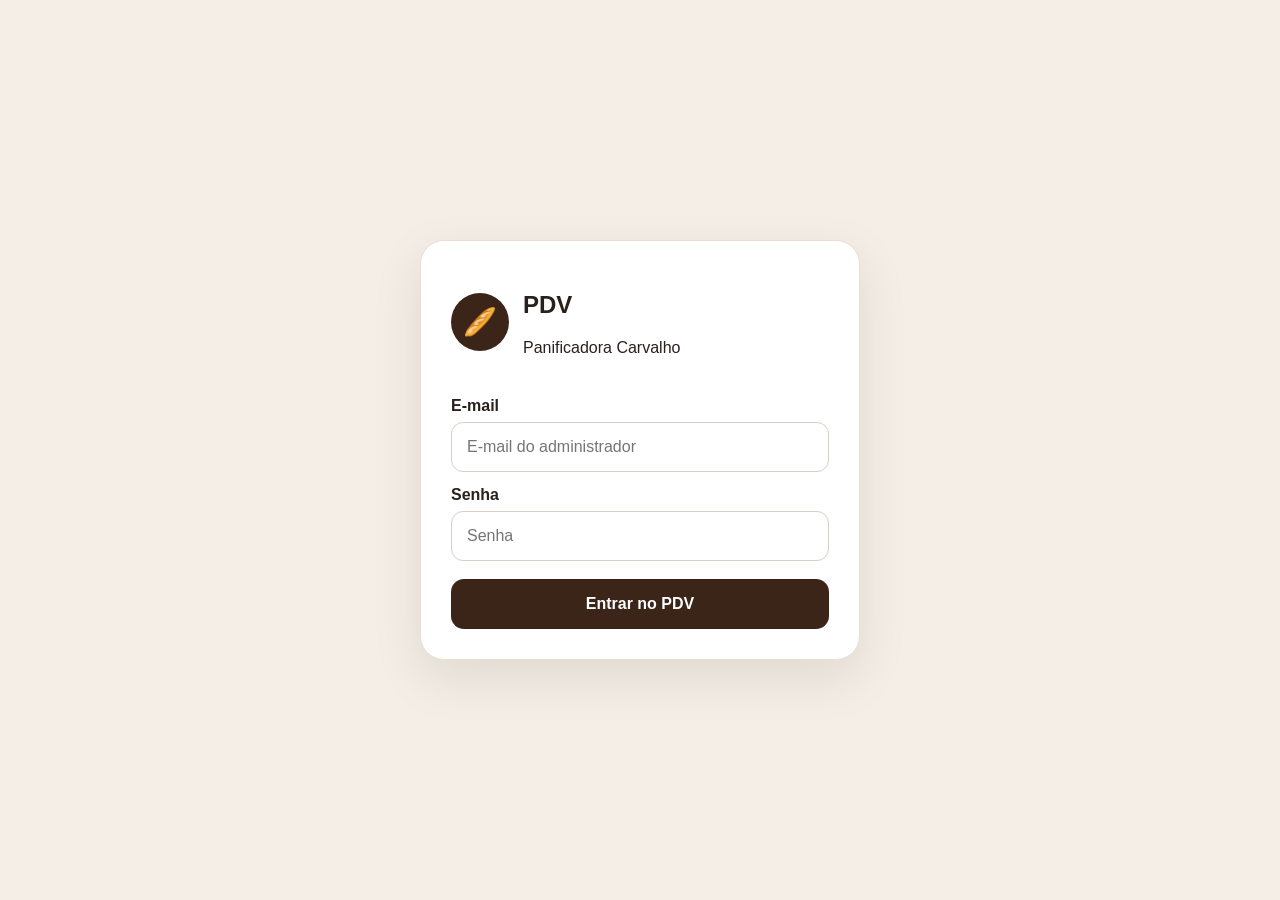
<file: pdv/index.html>
<!doctype html>
<html lang="pt-BR">
<head>
  <meta charset="utf-8">
  <meta name="viewport" content="width=device-width, initial-scale=1, viewport-fit=cover">
  <meta name="theme-color" content="#3b2418">
  <title>PDV • Panificadora Carvalho</title>
  <link rel="stylesheet" href="./pdv.css">
</head>
<body>
  <div id="app"></div>

  <script src="./pdv.js"></script>
</body>
</html>
</file>
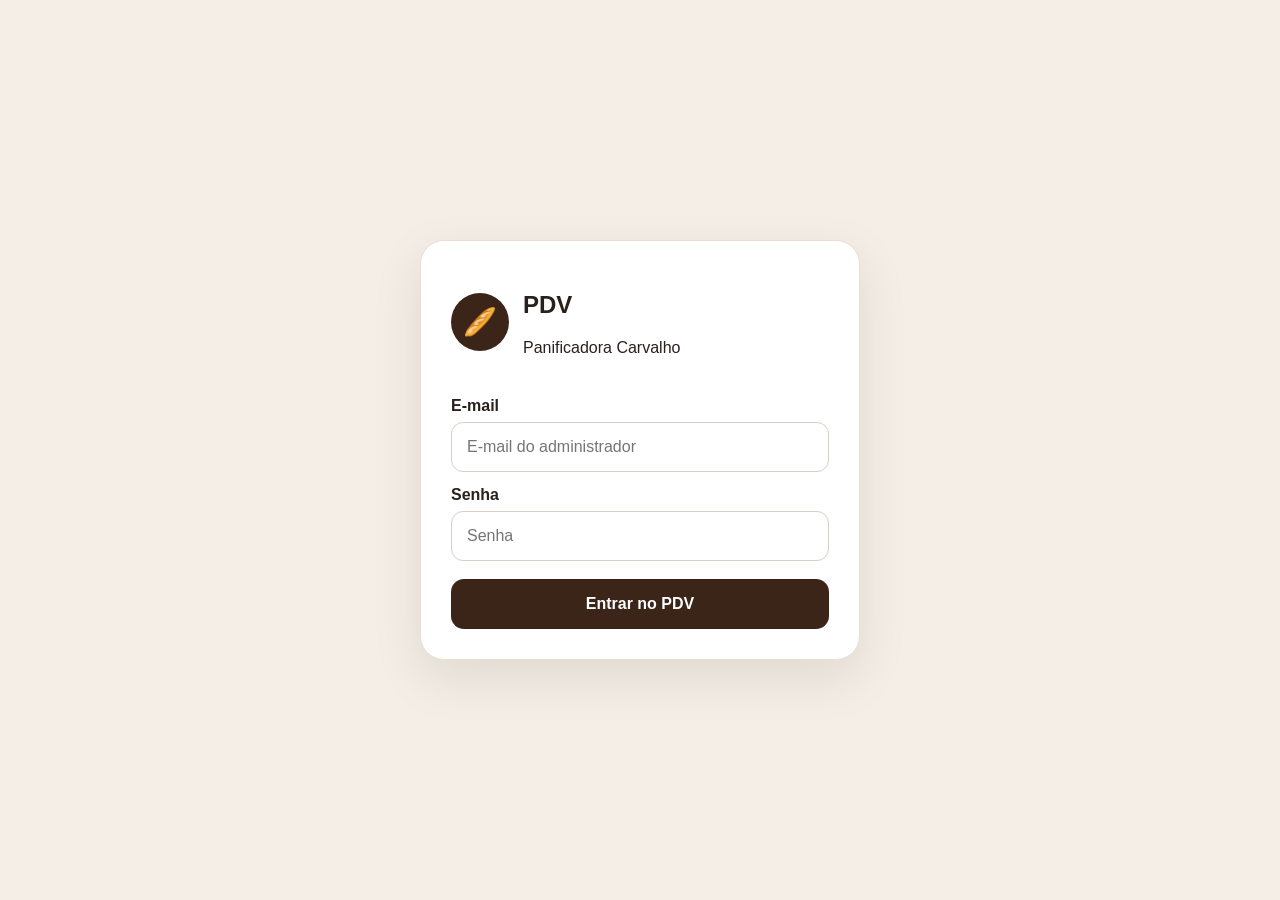
<file: frontend/public/pdv/index.html>
<!doctype html>
<html lang="pt-BR">

<head>

  <meta charset="utf-8">

  <meta
    name="viewport"
    content="width=device-width, initial-scale=1, viewport-fit=cover"
  >

  <meta
    name="theme-color"
    content="#3b2418"
  >

  <meta
    name="apple-mobile-web-app-capable"
    content="yes"
  >

  <meta
    name="apple-mobile-web-app-status-bar-style"
    content="black-translucent"
  >

  <meta
    name="apple-mobile-web-app-title"
    content="PDV Carvalho"
  >

  <meta
    name="mobile-web-app-capable"
    content="yes"
  >

  <link
    rel="manifest"
    href="./manifest.json"
  >

  <link
    rel="icon"
    type="image/svg+xml"
    href="./icon.svg"
  >

  <link
    rel="apple-touch-icon"
    href="./icon.svg"
  >

  <link
    rel="stylesheet"
    href="./pdv.css"
  >

  <title>
    PDV Panificadora Carvalho
  </title>

</head>


<body>

  <div id="app"></div>


  <script src="./pdv.js"></script>

</body>

</html>
</file>
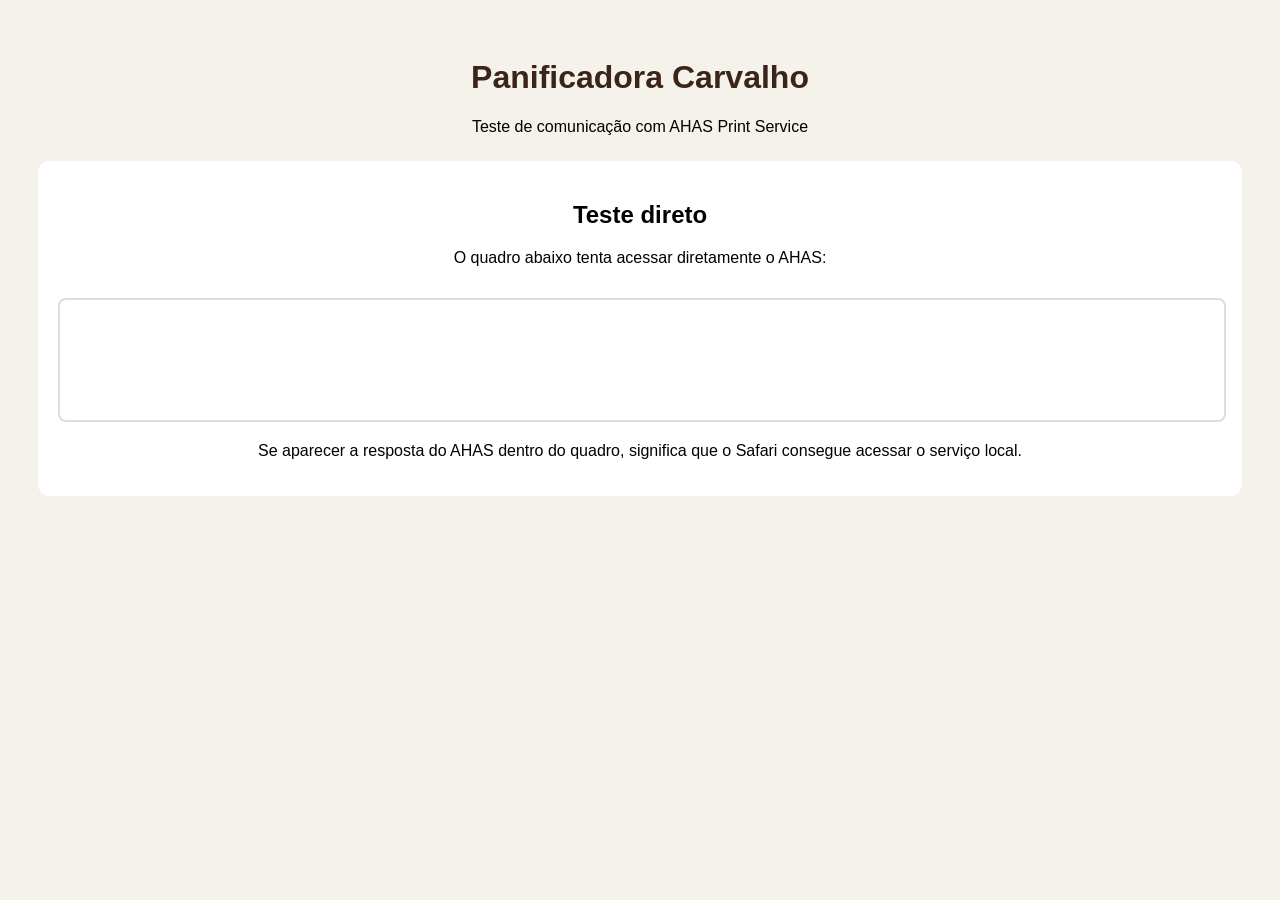
<file: frontend/public/pdv/teste-ahas.html>
<!DOCTYPE html>
<html lang="pt-BR">
<head>
  <meta charset="UTF-8">
  <meta name="viewport" content="width=device-width, initial-scale=1.0">
  <title>Teste AHAS - Panificadora Carvalho</title>

  <style>
    body {
      font-family: Arial, sans-serif;
      background: #f5f1eb;
      padding: 30px;
      text-align: center;
    }

    h1 {
      color: #3b2418;
    }

    .box {
      background: white;
      padding: 20px;
      border-radius: 12px;
      margin-top: 25px;
    }

    iframe {
      width: 100%;
      height: 120px;
      border: 2px solid #ddd;
      border-radius: 8px;
      margin-top: 15px;
    }
  </style>
</head>

<body>

  <h1>Panificadora Carvalho</h1>

  <p>Teste de comunicação com AHAS Print Service</p>

  <div class="box">
    <h2>Teste direto</h2>

    <p>
      O quadro abaixo tenta acessar diretamente o AHAS:
    </p>

    <iframe
      src="http://localhost:8765/health"
      title="Teste AHAS">
    </iframe>

    <p>
      Se aparecer a resposta do AHAS dentro do quadro,
      significa que o Safari consegue acessar o serviço local.
    </p>
  </div>

</body>
</html>
</file>
<file: pdv/pdv.css>
:root{
  --brown:#3b2418;
  --brown2:#5b3825;
  --cream:#fffaf2;
  --paper:#fff;
  --gold:#c8752c;
  --line:#eadfd2;
  --muted:#776b62;
  --danger:#b33b32;
}

*{
  box-sizing:border-box;
}

html,
body,
#app{
  margin:0;
  min-height:100%;
  font-family:-apple-system,BlinkMacSystemFont,"Segoe UI",Arial,sans-serif;
  background:#f4eee7;
  color:#2b211c;
}

button,
input,
select,
textarea{
  font:inherit;
}

button{
  cursor:pointer;
}

body{
  min-height:100vh;
}

.login-wrap{
  min-height:100vh;
  display:grid;
  place-items:center;
  padding:24px;
}

.login-card{
  width:min(440px,100%);
  background:#fff;
  border:1px solid var(--line);
  border-radius:24px;
  padding:30px;
  box-shadow:0 18px 50px #3b24181a;
}

.logo-title{
  display:flex;
  align-items:center;
  gap:14px;
  margin-bottom:24px;
}

.logo-title .mark{
  width:58px;
  height:58px;
  border-radius:50%;
  background:var(--brown);
  display:grid;
  place-items:center;
  color:#fff;
  font-size:27px;
}

.login-card label{
  display:block;
  font-weight:700;
  margin:14px 0 7px;
}

.login-card input{
  width:100%;
  padding:15px;
  border:1px solid #d9cec4;
  border-radius:12px;
  background:#fff;
}

.primary{
  width:100%;
  border:0;
  border-radius:13px;
  padding:16px;
  background:var(--brown);
  color:#fff;
  font-weight:800;
  margin-top:18px;
}

.error{
  background:#fff0ef;
  color:#9b2e27;
  padding:12px;
  border-radius:10px;
  margin-top:14px;
}

.pdv{
  min-height:100vh;
}

.topbar{
  height:72px;
  background:var(--brown);
  color:#fff;
  display:flex;
  align-items:center;
  justify-content:space-between;
  padding:0 18px;
  position:sticky;
  top:0;
  z-index:20;
}

.brand{
  display:flex;
  align-items:center;
  gap:12px;
  font-weight:900;
}

.brand-mark{
  width:42px;
  height:42px;
  border-radius:50%;
  background:#fff;
  color:var(--brown);
  display:grid;
  place-items:center;
}

.top-actions{
  display:flex;
  align-items:center;
  gap:10px;
}

.top-actions button{
  border:1px solid #ffffff40;
  background:#ffffff12;
  color:#fff;
  border-radius:10px;
  padding:10px 13px;
}

.status{
  font-size:13px;
  padding:8px 10px;
  border-radius:999px;
  background:#ffffff18;
}

.status.open{
  background:#2f9e5b;
}

.status.closed{
  background:#9d3d36;
}

.workspace{
  display:grid;
  grid-template-columns:minmax(0,1fr) minmax(350px,420px);
  min-height:calc(100vh - 72px);
}

.catalog{
  padding:18px;
  min-width:0;
}

.toolbar{
  display:flex;
  gap:10px;
  align-items:center;
  margin-bottom:14px;
}

.search{
  flex:1;
  padding:14px 16px;
  border:1px solid var(--line);
  border-radius:14px;
  background:#fff;
  outline:none;
}

.categories{
  display:flex;
  gap:8px;
  overflow:auto;
  padding-bottom:10px;
  margin-bottom:10px;
  -webkit-overflow-scrolling:touch;
}

.cat{
  white-space:nowrap;
  border:1px solid var(--line);
  background:#fff;
  border-radius:999px;
  padding:11px 15px;
}

.cat.active{
  background:var(--brown);
  color:#fff;
  border-color:var(--brown);
}

.products{
  display:grid;
  grid-template-columns:repeat(auto-fill,minmax(170px,1fr));
  gap:12px;
}

.product{
  background:#fff;
  border:1px solid var(--line);
  border-radius:17px;
  padding:14px;
  display:flex;
  flex-direction:column;
  min-height:150px;
  box-shadow:0 5px 18px #3b24180b;
}

.product h3{
  font-size:16px;
  margin:0 0 7px;
}

.product p{
  font-size:12px;
  color:var(--muted);
  min-height:31px;
  margin-bottom:10px;
}

.price{
  font-size:18px;
  font-weight:900;
  margin-top:auto;
}

.product button{
  width:100%;
  border:0;
  background:var(--gold);
  color:#fff;
  border-radius:11px;
  padding:12px;
  font-weight:800;
  margin-top:9px;
}

.product button:disabled{
  background:#c7bdb5;
  cursor:not-allowed;
}

.cart-panel{
  background:#fff;
  border-left:1px solid var(--line);
  display:flex;
  flex-direction:column;
  position:sticky;
  top:72px;
  height:calc(100vh - 72px);
}

.cart-head{
  padding:18px;
  border-bottom:1px solid var(--line);
  display:flex;
  justify-content:space-between;
  align-items:center;
}

.cart-items{
  padding:12px 16px;
  overflow:auto;
  flex:1;
}

.empty{
  text-align:center;
  color:var(--muted);
  padding:45px 15px;
}

.cart-item{
  padding:12px 0;
  border-bottom:1px solid #eee;
  display:grid;
  grid-template-columns:1fr auto;
  gap:8px;
}

.cart-name{
  font-weight:800;
}

.cart-sub{
  font-size:12px;
  color:var(--muted);
  margin-top:3px;
}

.qty{
  display:flex;
  align-items:center;
  gap:7px;
  margin-top:8px;
}

.qty button{
  width:34px;
  height:34px;
  border:1px solid var(--line);
  background:#fff;
  border-radius:9px;
}

.remove{
  border:0;
  background:none;
  color:var(--danger);
  font-size:12px;
  padding:0;
}

.cart-foot{
  border-top:1px solid var(--line);
  padding:16px;
}

.total{
  display:flex;
  justify-content:space-between;
  font-size:21px;
  font-weight:900;
  margin-bottom:12px;
}

.checkout{
  width:100%;
  border:0;
  border-radius:13px;
  padding:15px;
  background:var(--brown);
  color:#fff;
  font-weight:900;
}

.checkout:disabled{
  background:#bdb3ab;
}

.quick{
  display:grid;
  grid-template-columns:1fr 1fr;
  gap:8px;
  margin-top:8px;
}

.quick button{
  border:1px solid var(--line);
  background:#fff;
  border-radius:11px;
  padding:11px;
  font-weight:700;
}

.modal-back{
  position:fixed;
  inset:0;
  background:#0008;
  z-index:50;
  display:grid;
  place-items:center;
  padding:18px;
}

.modal{
  width:min(620px,100%);
  max-height:90vh;
  overflow:auto;
  background:#fff;
  border-radius:20px;
  padding:22px;
}

.modal-head{
  display:flex;
  justify-content:space-between;
  align-items:center;
}

.close{
  border:0;
  background:#eee;
  border-radius:50%;
  width:38px;
  height:38px;
}

.form-grid{
  display:grid;
  grid-template-columns:1fr 1fr;
  gap:12px;
}

.form-grid label{
  font-weight:700;
  font-size:13px;
}

.form-grid input,
.form-grid select,
.form-grid textarea{
  width:100%;
  margin-top:6px;
  padding:12px;
  border:1px solid var(--line);
  border-radius:10px;
}

.form-grid .full{
  grid-column:1/-1;
}

.payment{
  display:grid;
  grid-template-columns:repeat(3,1fr);
  gap:8px;
  margin-top:6px;
}

.payment button{
  padding:11px;
  border:1px solid var(--line);
  background:#fff;
  border-radius:10px;
}

.payment button.active{
  background:var(--brown);
  color:#fff;
}

.change{
  background:#faf4ed;
  border-radius:12px;
  padding:12px;
  margin-top:10px;
}

.sales{
  margin-top:16px;
  background:#fff;
  border:1px solid var(--line);
  border-radius:16px;
  padding:14px;
}

.sale-row{
  display:flex;
  justify-content:space-between;
  padding:9px 0;
  border-bottom:1px solid #eee;
  font-size:13px;
}

.sale-row:last-child{
  border-bottom:0;
}

@media(max-width:900px){

  .workspace{
    grid-template-columns:1fr;
  }

  .cart-panel{
    position:fixed;
    right:0;
    bottom:0;
    top:auto;
    width:min(440px,100%);
    height:min(72vh,620px);
    z-index:30;
    border-left:1px solid var(--line);
    border-top:1px solid var(--line);
    box-shadow:0 -15px 45px #0002;
  }

  .products{
    grid-template-columns:repeat(2,minmax(0,1fr));
  }
}

@media(max-width:520px){

  .topbar{
    padding:0 10px;
  }

  .brand span{
    display:none;
  }

  .catalog{
    padding:10px;
  }

  .products{
    gap:8px;
  }

  .product{
    padding:11px;
  }

  .form-grid{
    grid-template-columns:1fr;
  }

  .form-grid .full{
    grid-column:auto;
  }

  .payment{
    grid-template-columns:1fr;
  }
}
</file>
<file: frontend/public/pdv/pdv.css>
:root{
  --brown:#3b2418;
  --brown2:#5b3825;
  --cream:#fffaf2;
  --paper:#fff;
  --gold:#c8752c;
  --line:#eadfd2;
  --muted:#776b62;
  --danger:#b33b32;
}

*{
  box-sizing:border-box;
}

html,
body,
#app{
  margin:0;
  min-height:100%;
  font-family:-apple-system,BlinkMacSystemFont,"Segoe UI",Arial,sans-serif;
  background:#f4eee7;
  color:#2b211c;
}

button,
input,
select,
textarea{
  font:inherit;
}

button{
  cursor:pointer;
}

body{
  min-height:100vh;
}

.login-wrap{
  min-height:100vh;
  display:grid;
  place-items:center;
  padding:24px;
}

.login-card{
  width:min(440px,100%);
  background:#fff;
  border:1px solid var(--line);
  border-radius:24px;
  padding:30px;
  box-shadow:0 18px 50px #3b24181a;
}

.logo-title{
  display:flex;
  align-items:center;
  gap:14px;
  margin-bottom:24px;
}

.logo-title .mark{
  width:58px;
  height:58px;
  border-radius:50%;
  background:var(--brown);
  display:grid;
  place-items:center;
  color:#fff;
  font-size:27px;
}

.login-card label{
  display:block;
  font-weight:700;
  margin:14px 0 7px;
}

.login-card input{
  width:100%;
  padding:15px;
  border:1px solid #d9cec4;
  border-radius:12px;
  background:#fff;
}

.primary{
  width:100%;
  border:0;
  border-radius:13px;
  padding:16px;
  background:var(--brown);
  color:#fff;
  font-weight:800;
  margin-top:18px;
}

.error{
  background:#fff0ef;
  color:#9b2e27;
  padding:12px;
  border-radius:10px;
  margin-top:14px;
}

.pdv{
  min-height:100vh;
}

.topbar{
  height:72px;
  background:var(--brown);
  color:#fff;
  display:flex;
  align-items:center;
  justify-content:space-between;
  padding:0 18px;
  position:sticky;
  top:0;
  z-index:20;
}

.brand{
  display:flex;
  align-items:center;
  gap:12px;
  font-weight:900;
}

.brand-mark{
  width:42px;
  height:42px;
  border-radius:50%;
  background:#fff;
  color:var(--brown);
  display:grid;
  place-items:center;
}

.top-actions{
  display:flex;
  align-items:center;
  gap:10px;
}

.top-actions button{
  border:1px solid #ffffff40;
  background:#ffffff12;
  color:#fff;
  border-radius:10px;
  padding:10px 13px;
}

.status{
  font-size:13px;
  padding:8px 10px;
  border-radius:999px;
  background:#ffffff18;
}

.status.open{
  background:#2f9e5b;
}

.status.closed{
  background:#9d3d36;
}

.workspace{
  display:grid;
  grid-template-columns:minmax(0,1fr) minmax(350px,420px);
  min-height:calc(100vh - 72px);
}

.catalog{
  padding:18px;
  min-width:0;
}

.toolbar{
  display:flex;
  gap:10px;
  align-items:center;
  margin-bottom:14px;
}

.search{
  flex:1;
  padding:14px 16px;
  border:1px solid var(--line);
  border-radius:14px;
  background:#fff;
  outline:none;
}

.categories{
  display:flex;
  gap:8px;
  overflow:auto;
  padding-bottom:10px;
  margin-bottom:10px;
  -webkit-overflow-scrolling:touch;
}

.cat{
  white-space:nowrap;
  border:1px solid var(--line);
  background:#fff;
  border-radius:999px;
  padding:11px 15px;
}

.cat.active{
  background:var(--brown);
  color:#fff;
  border-color:var(--brown);
}

.products{
  display:grid;
  grid-template-columns:repeat(auto-fill,minmax(170px,1fr));
  gap:12px;
}

.product{
  background:#fff;
  border:1px solid var(--line);
  border-radius:17px;
  padding:14px;
  display:flex;
  flex-direction:column;
  min-height:150px;
  box-shadow:0 5px 18px #3b24180b;
}

.product h3{
  font-size:16px;
  margin:0 0 7px;
}

.product p{
  font-size:12px;
  color:var(--muted);
  min-height:31px;
  margin-bottom:10px;
}

.price{
  font-size:18px;
  font-weight:900;
  margin-top:auto;
}

.product button{
  width:100%;
  border:0;
  background:var(--gold);
  color:#fff;
  border-radius:11px;
  padding:12px;
  font-weight:800;
  margin-top:9px;
}

.product button:disabled{
  background:#c7bdb5;
  cursor:not-allowed;
}

.cart-panel{
  background:#fff;
  border-left:1px solid var(--line);
  display:flex;
  flex-direction:column;
  position:sticky;
  top:72px;
  height:calc(100vh - 72px);
}

.cart-head{
  padding:18px;
  border-bottom:1px solid var(--line);
  display:flex;
  justify-content:space-between;
  align-items:center;
}

.cart-items{
  padding:12px 16px;
  overflow:auto;
  flex:1;
}

.empty{
  text-align:center;
  color:var(--muted);
  padding:45px 15px;
}

.cart-item{
  padding:12px 0;
  border-bottom:1px solid #eee;
  display:grid;
  grid-template-columns:1fr auto;
  gap:8px;
}

.cart-name{
  font-weight:800;
}

.cart-sub{
  font-size:12px;
  color:var(--muted);
  margin-top:3px;
}

.qty{
  display:flex;
  align-items:center;
  gap:7px;
  margin-top:8px;
}

.qty button{
  width:34px;
  height:34px;
  border:1px solid var(--line);
  background:#fff;
  border-radius:9px;
}

.remove{
  border:0;
  background:none;
  color:var(--danger);
  font-size:12px;
  padding:0;
}

.cart-foot{
  border-top:1px solid var(--line);
  padding:16px;
}

.total{
  display:flex;
  justify-content:space-between;
  font-size:21px;
  font-weight:900;
  margin-bottom:12px;
}

.checkout{
  width:100%;
  border:0;
  border-radius:13px;
  padding:15px;
  background:var(--brown);
  color:#fff;
  font-weight:900;
}

.checkout:disabled{
  background:#bdb3ab;
}

.quick{
  display:grid;
  grid-template-columns:1fr 1fr;
  gap:8px;
  margin-top:8px;
}

.quick button{
  border:1px solid var(--line);
  background:#fff;
  border-radius:11px;
  padding:11px;
  font-weight:700;
}

.modal-back{
  position:fixed;
  inset:0;
  background:#0008;
  z-index:50;
  display:grid;
  place-items:center;
  padding:18px;
}

.modal{
  width:min(620px,100%);
  max-height:90vh;
  overflow:auto;
  background:#fff;
  border-radius:20px;
  padding:22px;
}

.modal-head{
  display:flex;
  justify-content:space-between;
  align-items:center;
}

.close{
  border:0;
  background:#eee;
  border-radius:50%;
  width:38px;
  height:38px;
}

.form-grid{
  display:grid;
  grid-template-columns:1fr 1fr;
  gap:12px;
}

.form-grid label{
  font-weight:700;
  font-size:13px;
}

.form-grid input,
.form-grid select,
.form-grid textarea{
  width:100%;
  margin-top:6px;
  padding:12px;
  border:1px solid var(--line);
  border-radius:10px;
}

.form-grid .full{
  grid-column:1/-1;
}

.payment{
  display:grid;
  grid-template-columns:repeat(3,1fr);
  gap:8px;
  margin-top:6px;
}

.payment button{
  padding:11px;
  border:1px solid var(--line);
  background:#fff;
  border-radius:10px;
}

.payment button.active{
  background:var(--brown);
  color:#fff;
}

.change{
  background:#faf4ed;
  border-radius:12px;
  padding:12px;
  margin-top:10px;
}

.sales{
  margin-top:16px;
  background:#fff;
  border:1px solid var(--line);
  border-radius:16px;
  padding:14px;
}

.sale-row{
  display:flex;
  justify-content:space-between;
  padding:9px 0;
  border-bottom:1px solid #eee;
  font-size:13px;
}

.sale-row:last-child{
  border-bottom:0;
}

@media(max-width:900px){

  .workspace{
    grid-template-columns:1fr;
  }

  .cart-panel{
    position:fixed;
    right:0;
    bottom:0;
    top:auto;
    width:min(440px,100%);
    height:min(72vh,620px);
    z-index:30;
    border-left:1px solid var(--line);
    border-top:1px solid var(--line);
    box-shadow:0 -15px 45px #0002;
  }

  .products{
    grid-template-columns:repeat(2,minmax(0,1fr));
  }
}

@media(max-width:520px){

  .topbar{
    padding:0 10px;
  }

  .brand span{
    display:none;
  }

  .catalog{
    padding:10px;
  }

  .products{
    gap:8px;
  }

  .product{
    padding:11px;
  }

  .form-grid{
    grid-template-columns:1fr;
  }

  .form-grid .full{
    grid-column:auto;
  }

  /* =========================================
   PDV CARVALHO - NOVO CABEÇALHO
   ========================================= */

.topbar {
  min-height: 86px;
  padding: 12px 24px;
  display: flex;
  align-items: center;
  justify-content: space-between;
  gap: 20px;
}

.brand {
  display: flex;
  align-items: center;
  gap: 14px;
}

.brand-logo {
  width: 62px;
  height: 62px;
  object-fit: contain;
  border-radius: 12px;
  background: #fff;
}

.brand-info {
  display: flex;
  flex-direction: column;
  line-height: 1.15;
}

.brand-info strong {
  font-size: 21px;
  font-weight: 800;
}

.brand-info span {
  font-size: 14px;
  font-weight: 700;
  margin-top: 4px;
}

.brand-info small {
  font-size: 12px;
  opacity: .75;
  margin-top: 4px;
}


/* =========================================
   FOTOS DOS PRODUTOS
   ========================================= */

.product {
  overflow: hidden;
  padding: 0;
}

.product-image {
  display: block;
  width: 100%;
  height: 145px;
  object-fit: cover;
  background: #f1e8df;
}

.product h3,
.product p,
.product .price,
.product button {
  margin-left: 16px;
  margin-right: 16px;
}

.product h3 {
  margin-top: 14px;
}

.product p {
  margin-top: 6px;
}

.product .price {
  margin-top: 12px;
}

.product > button {
  margin-bottom: 16px;
}


/* =========================================
   MELHOR VISUAL NO IPAD
   ========================================= */

@media (min-width: 901px) {

  .product-image {
    height: 155px;
  }

  .products {
    grid-template-columns: repeat(3, minmax(0, 1fr));
  }

}
  .payment{
    grid-template-columns:1fr;
  }
}

/* =========================================================
   CORREÇÃO DO LOGO DO PDV
   ========================================================= */

.brand {
  display: flex !important;
  align-items: center !important;
  gap: 12px !important;
  min-width: 0 !important;
  max-width: 520px !important;
  overflow: hidden !important;
}

.brand-logo {
  width: 52px !important;
  height: 52px !important;
  min-width: 52px !important;
  max-width: 52px !important;
  min-height: 52px !important;
  max-height: 52px !important;
  object-fit: contain !important;
  display: block !important;
  position: static !important;
  padding: 3px !important;
  margin: 0 !important;
  border-radius: 10px !important;
  background: #ffffff !important;
}

.brand-info {
  display: flex !important;
  flex-direction: column !important;
  min-width: 0 !important;
  overflow: hidden !important;
}

.brand-info strong {
  font-size: 18px !important;
  white-space: nowrap !important;
}

.brand-info span {
  font-size: 13px !important;
  white-space: nowrap !important;
}

.brand-info small {
  font-size: 11px !important;
  white-space: nowrap !important;
}


/* =========================================================
   CORREÇÃO DAS FOTOS DOS PRODUTOS
   ========================================================= */

.product-image {
  width: 100% !important;
  height: 145px !important;
  min-height: 145px !important;
  max-height: 145px !important;
  object-fit: cover !important;
  display: block !important;
  position: static !important;
  margin: 0 !important;
  padding: 0 !important;
}


/* =========================================================
   CABEÇALHO
   ========================================================= */

.topbar {
  height: 78px !important;
  min-height: 78px !important;
  max-height: 78px !important;
  padding: 8px 18px !important;
  overflow: hidden !important;
}


/* =========================================================
   TELA GRANDE / IPAD
   ========================================================= */

@media (min-width: 901px) {

  .brand-logo {
    width: 52px !important;
    height: 52px !important;
    min-width: 52px !important;
    max-width: 52px !important;
    min-height: 52px !important;
    max-height: 52px !important;
  }

  .product-image {
    height: 145px !important;
    min-height: 145px !important;
    max-height: 145px !important;
  }

}
</file>
